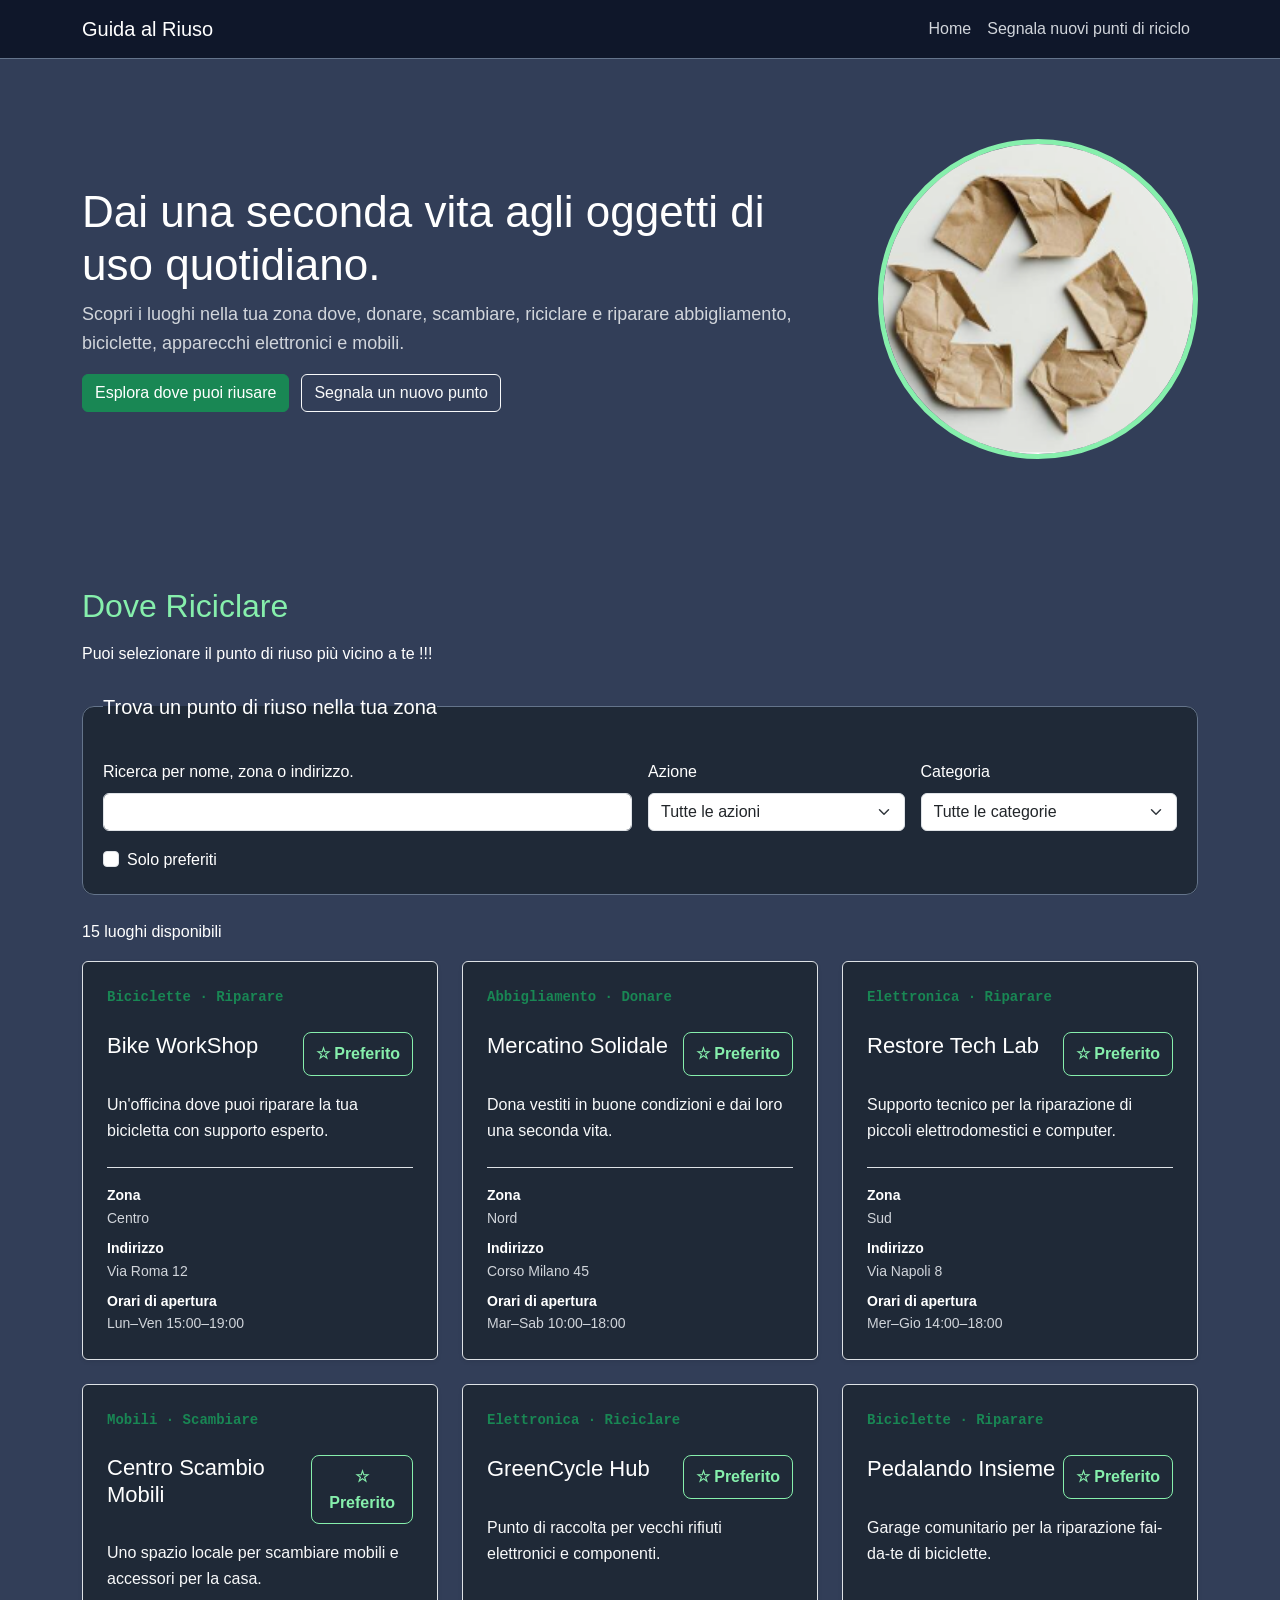
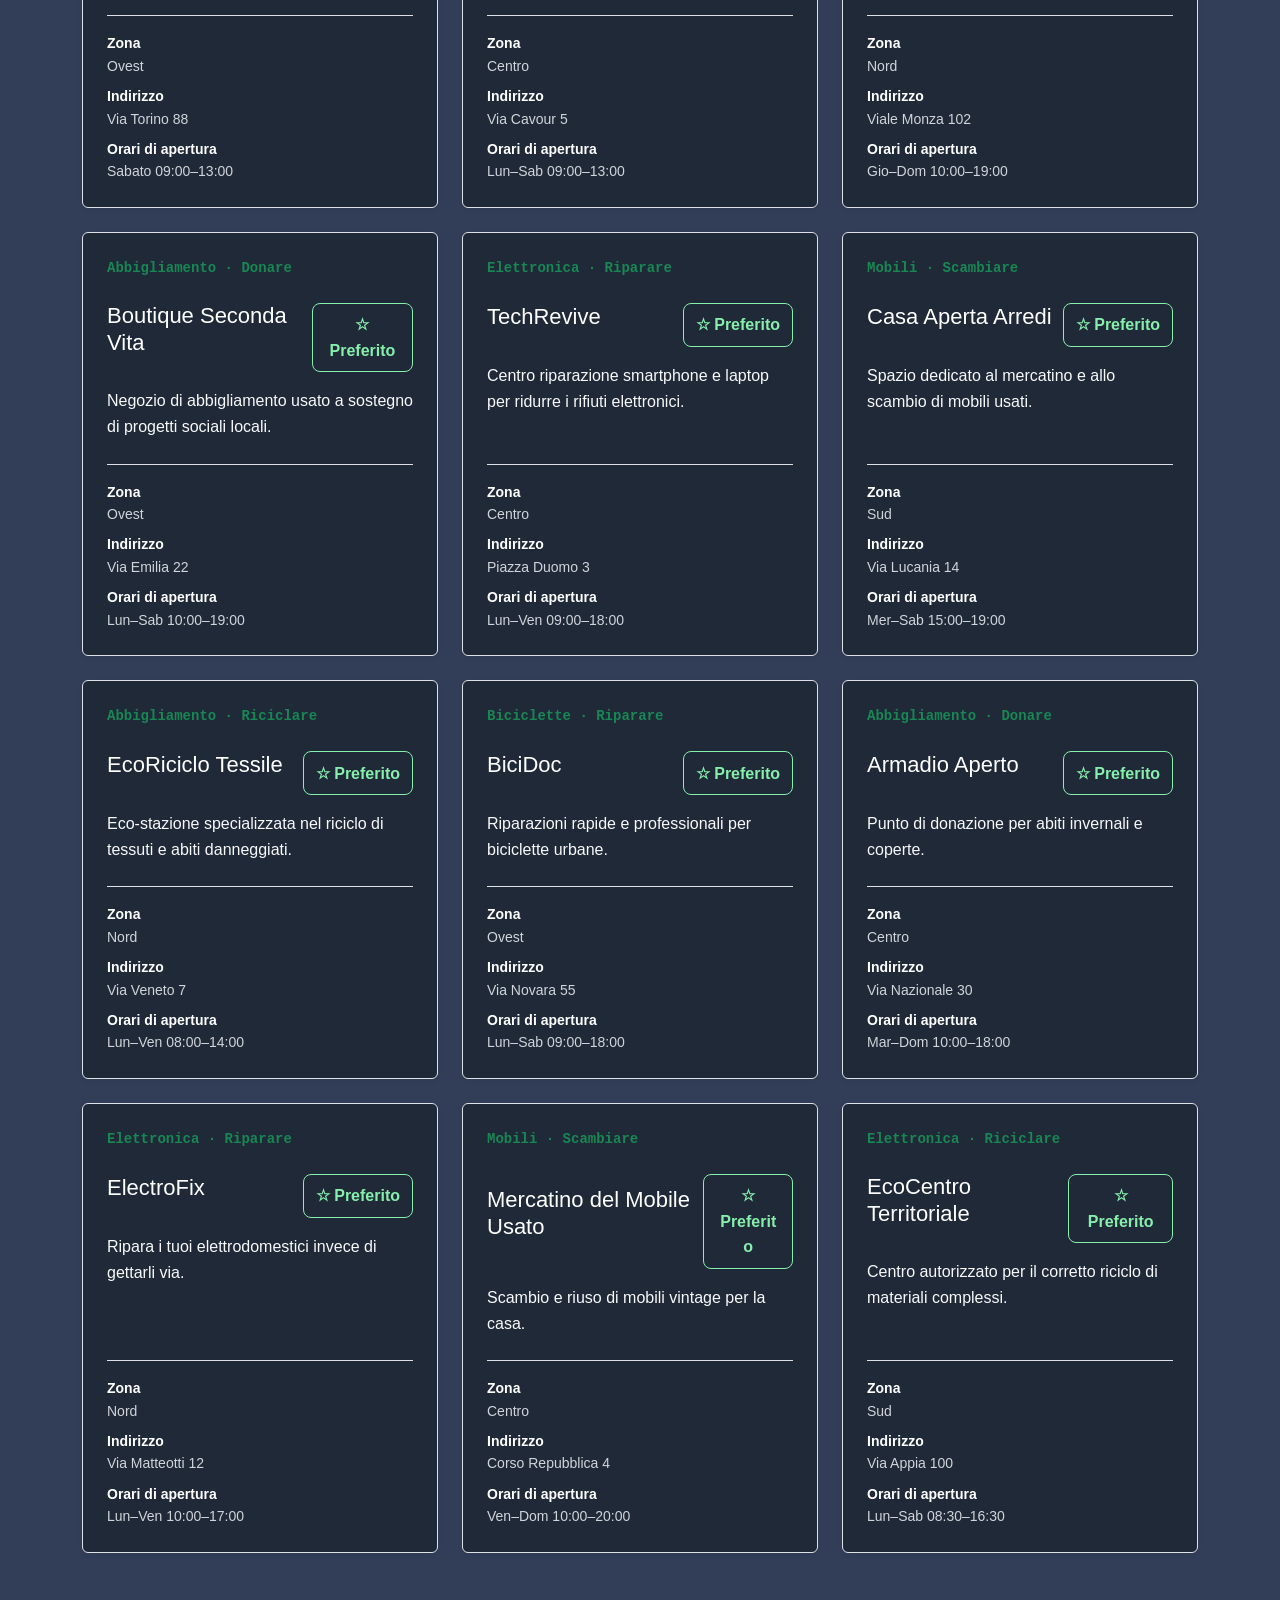
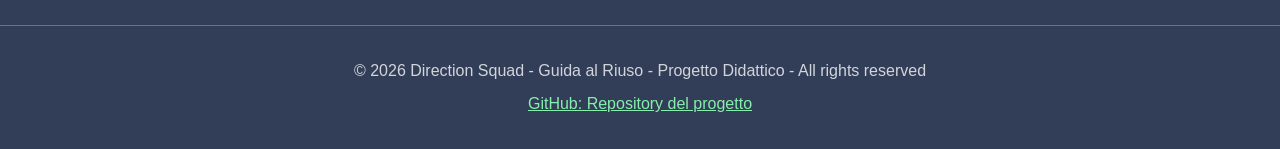
<file: index.html>
<!doctype html>
<html lang="en">
  <head>
    <meta charset="UTF-8" />
    <meta name="viewport" content="width=device-width, initial-scale=1.0" />

    <title>Guida al Riuso</title>

    <!-- Meta tags OpenGraph for SEO -->
    <meta property="og:title" content="Guide to reusing | Find local places" />
    <meta
      property="og:description"
      content="Learn how to extend the life of your clothing items and reduce waste."
    />
    <meta property="og:image" content="./img/ReuseClothing.png" />
    <meta property="og:type" content="website" />

    <link rel="icon" type="image/x-icon" href="./favicon.ico" />

    <!-- Bootstrap -->
    <link
      href="https://cdn.jsdelivr.net/npm/bootstrap@5.3.7/dist/css/bootstrap.min.css"
      rel="stylesheet"
    />

    <!-- CSS style -->
    <link rel="stylesheet" href="css/style.css" />
  </head>
  <body>
    <!-- Navbar -->
    <a class="skip-link" href="#main-content">Skip to main content</a>
    <header class="sticky-top">
      <nav class="navbar navbar-expand-lg navbar-dark custom-navbar">
        <div class="container">
          <a class="navbar-brand" href="#about"> Guida al Riuso </a>
          <button
            class="navbar-toggler"
            type="button"
            data-bs-toggle="collapse"
            data-bs-target="#menu"
            aria-controls="menu"
            aria-expanded="false"
            aria-label="Toggle navigation"
          >
            <span class="navbar-toggler-icon"></span>
          </button>

          <div class="collapse navbar-collapse" id="menu">
            <ul class="navbar-nav ms-auto">
              <li class="nav-item">
                <a class="nav-link" href="index.html">Home</a>
              </li>
              <li class="nav-item">
                <a class="nav-link" href="localPointForm.html"
                  >Segnala nuovi punti di riciclo</a
                >
              </li>
            </ul>
          </div>
        </div>
      </nav>
    </header>

    <main id="main-content" tabindex="-1">
      <!-- HERO -->
      <section class="hero" aria-labelledby="hero-title">
        <div class="container hero-container">
          <div class="hero-text">
            <h1 id="hero-title">
              Dai una seconda vita agli oggetti di uso quotidiano.
            </h1>
            <p>
              Scopri i luoghi nella tua zona dove, donare, scambiare, riciclare
              e riparare abbigliamento, biciclette, apparecchi elettronici e
              mobili.
            </p>
            <div class="hero-actions">
              <a href="#local-points" class="btn btn-success"
                >Esplora dove puoi riusare</a
              >
              <a href="localPointForm.html" class="btn btn-outline-light"
                >Segnala un nuovo punto</a
              >
            </div>
          </div>
          <div class="hero-image">
            <img
              src="./img/ReuseClothing.png"
              alt=""
              width="320"
              height="320"
            />
          </div>
        </div>
      </section>

      <section
        class="section-spacing"
        id="local-points"
        aria-labelledby="points-title"
      >
        <div class="container">
          <h2 id="points-title">Dove Riciclare</h2>
          <p id="preview-note">
            Puoi selezionare il punto di riuso più vicino a te !!!
          </p>

          <fieldset
            id="point-filters"
            class="filter-panel"
            aria-describedby="preview-note"
          >
            <legend>Trova un punto di riuso nella tua zona</legend>
            <div class="row g-3">
              <div class="col-12 col-md-6">
                <label for="search" class="form-label"
                  >Ricerca per nome, zona o indirizzo.</label
                >
                <input
                  type="search"
                  id="search"
                  name="search"
                  class="form-control"
                />
              </div>
              <div class="col-12 col-md-3">
                <label for="action-filter" class="form-label">Azione</label>
                <select id="action-filter" name="action" class="form-select">
                  <option value="">Tutte le azioni</option>
                  <option value="donate">Donare</option>
                  <option value="exchange">Scambiare</option>
                  <option value="recycle">Riciclare</option>
                  <option value="repair">Riparare</option>
                </select>
              </div>
              <div class="col-12 col-md-3">
                <label for="category-filter" class="form-label"
                  >Categoria</label
                >
                <select
                  id="category-filter"
                  name="category"
                  class="form-select"
                >
                  <option value="">Tutte le categorie</option>
                  <option value="bicycles">Biciclette</option>
                  <option value="clothing">Abbigliamento</option>
                  <option value="electronics">Elettronica</option>
                  <option value="furniture">Mobili</option>
                </select>
              </div>
              <!-- app.js enables this filter after initializing favorites. -->
              <div id="favorites-filter-group" class="col-12">
                <div class="form-check">
                  <input class="form-check-input" type="checkbox" id="favorites-only" name="favoritesOnly" disabled>
                  <label class="form-check-label" for="favorites-only">Solo preferiti</label>
                </div>
              </div>
            </div>
          </fieldset>
          <p id="results-status" class="results-status" role="status">
            Punti di riciclo
          </p>

          <div
            id="local-points-grid"
            class="row row-cols-1 row-cols-md-2 row-cols-lg-3 g-4 mb-4"
          ></div>

          <!-- Clone this template into each card and set data-point-id and aria-pressed. -->
          <template id="favorite-button-template">
            <div class="favorite-control">
              <button class="favorite-button" type="button" aria-pressed="false">
                <span class="favorite-button__off" aria-hidden="true">☆</span>
                <span class="favorite-button__on" aria-hidden="true">★</span>
                Preferito
              </button>
              <span class="favorite-state">Nei preferiti</span>
            </div>
          </template>

          <p id="favorites-status" class="visually-hidden" role="status"></p>
          <p id="favorites-empty-state" hidden>Non hai ancora salvato preferiti.</p>

          <p id="empty-state" hidden>
            Nessun luogo corrisponde alla tua ricerca. Prova un'altra azione o
            categoria.
          </p>
        </div>
      </section>
    </main>

    <!-- FOOTER -->
    <footer class="site-footer">
      <div class="container">
        <p>
          © 2026 Direction Squad - Guida al Riuso - Progetto Didattico - All
          rights reserved
        </p>
        <a href="https://github.com/GiuliaSenes/Direction-Squad"
          >GitHub: Repository del progetto</a
        >
      </div>
    </footer>
    <script src="https://cdn.jsdelivr.net/npm/bootstrap@5.3.7/dist/js/bootstrap.bundle.min.js"></script>

    <script src="js/data.js"></script>
    <script src="js/app.js"></script>
  </body>
</html>
</file>
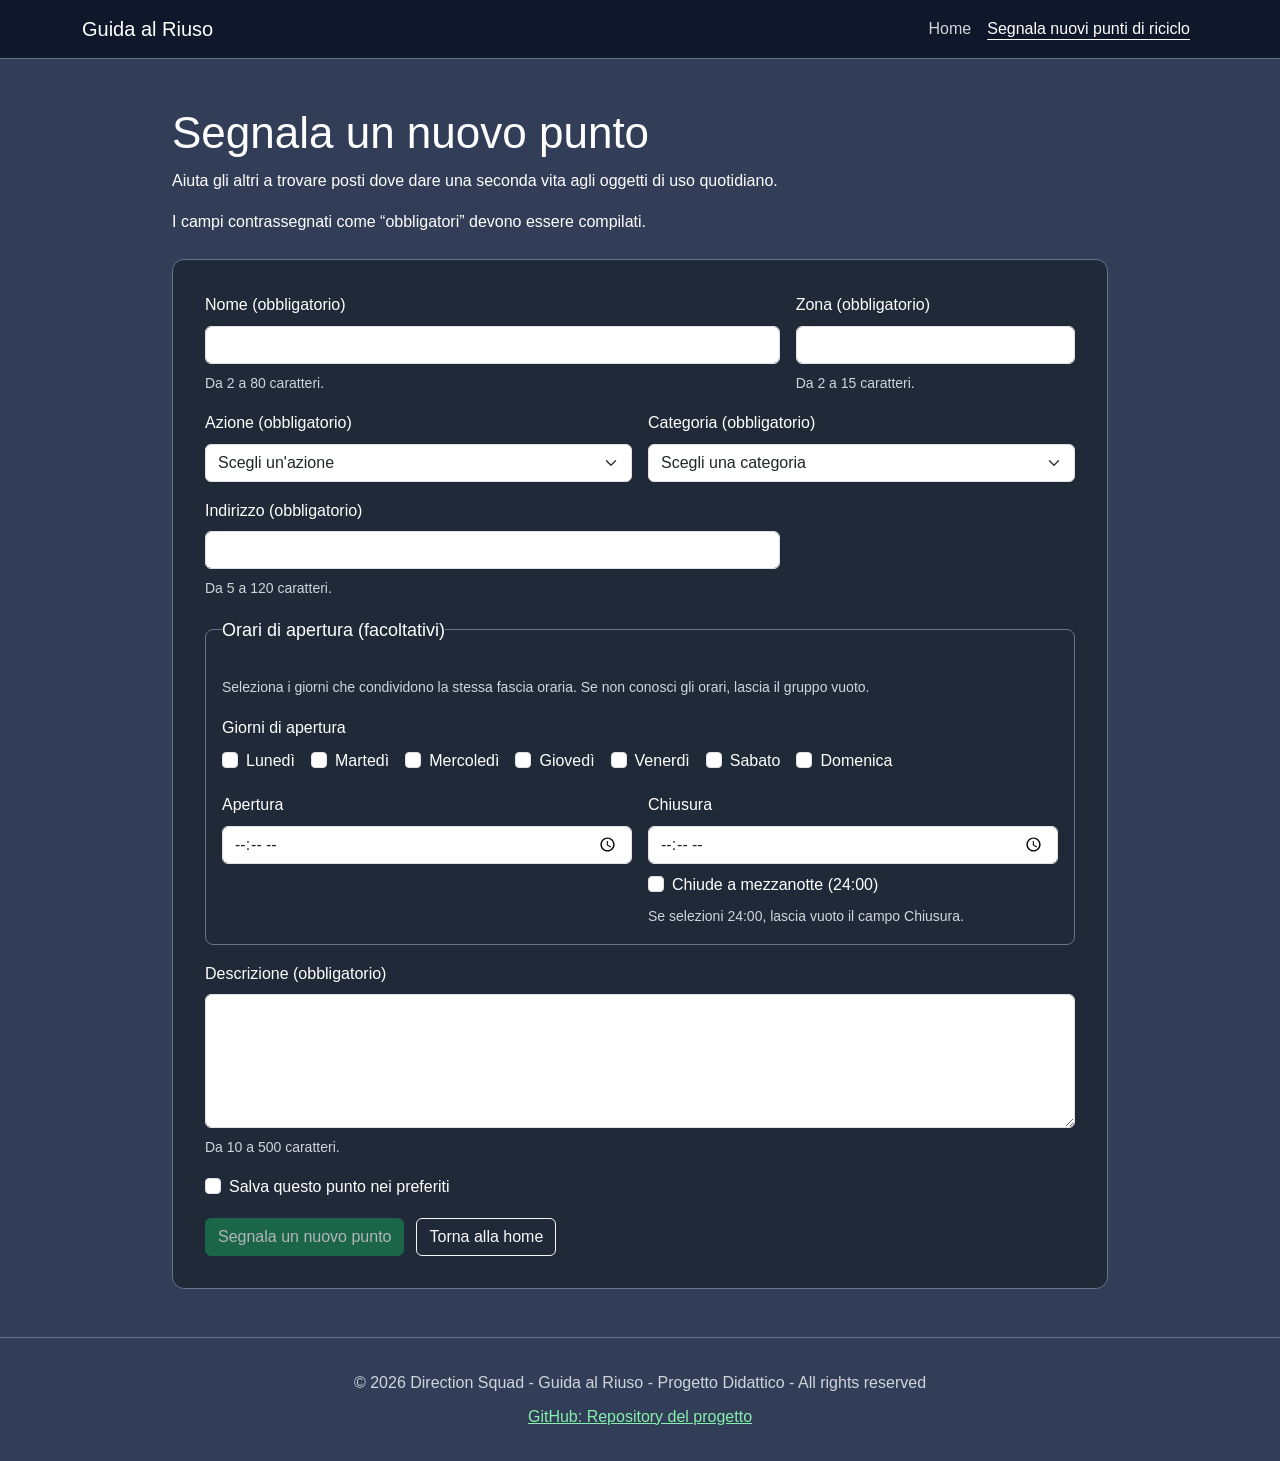
<file: localPointForm.html>
<!doctype html>
<html lang="en">
  <head>
    <meta charset="UTF-8" />
    <meta name="viewport" content="width=device-width, initial-scale=1.0" />

    <title>Guida al Riuso | Modulo per la segnalazione</title>

    <!-- Meta tags OpenGraph for SEO -->
    <meta property="og:title" content="Suggest a place | Guide to Reusing" />
    <meta
      property="og:description"
      content="Suggest a localplace where people can learn how to extend the life of your clothing items and reduce waste."
    />
    <meta property="og:image" content="./img/ReuseClothing.png" />
    <meta property="og:type" content="website" />

    <link rel="icon" type="image/x-icon" href="./favicon.ico" />

    <link
      href="https://cdn.jsdelivr.net/npm/bootstrap@5.3.7/dist/css/bootstrap.min.css"
      rel="stylesheet"
    />
    <link rel="stylesheet" href="css/style.css" />
  </head>

  <body>
    <!-- Navbar -->
    <a class="skip-link" href="#main-content">Skip to main content</a>
    <header class="sticky-top">
      <nav class="navbar navbar-expand-lg navbar-dark custom-navbar">
        <div class="container">
          <a class="navbar-brand" href="index.html">Guida al Riuso</a>

          <button
            class="navbar-toggler"
            type="button"
            data-bs-toggle="collapse"
            data-bs-target="#menu"
            aria-controls="menu"
            aria-expanded="false"
            aria-label="Toggle navigation"
          >
            <span class="navbar-toggler-icon"></span>
          </button>

          <div class="collapse navbar-collapse" id="menu">
            <ul class="navbar-nav ms-auto">
              <li class="nav-item">
                <a class="nav-link" href="index.html">Home</a>
              </li>
              <li class="nav-item">
                <a class="nav-link active" href="localPointForm.html"
                  >Segnala nuovi punti di riciclo</a
                >
              </li>
            </ul>
          </div>
        </div>
      </nav>
    </header>

    <!-- Main-->
    <main id="main-content" class="section-spacing" tabindex="-1">
      <div class="container form-container">
        <h1>Segnala un nuovo punto</h1>
        <p>
          Aiuta gli altri a trovare posti dove dare una seconda vita agli
          oggetti di uso quotidiano.
        </p>
        <p id="form-note">
          I campi contrassegnati come “obbligatori” devono essere compilati.
        </p>

        <!-- FORM -->
        <form id="contact-form" class="form-panel" aria-describedby="form-note">
          <div class="row g-3">
            <div class="col-12 col-md-8">
              <label for="name" class="form-label">Nome (obbligatorio)</label>
              <input
                type="text"
                id="name"
                name="name"
                class="form-control"
                aria-describedby="name-help name-error"
                minlength="2"
                maxlength="80"
                pattern=".*\S.*"
                required
              />
              <p id="name-help" class="field-help">Da 2 a 80 caratteri.</p>
              <p id="name-error" class="field-error" hidden>
                Nome: inserisci da 2 a 80 caratteri, senza contare gli spazi
                iniziali e finali.
              </p>
            </div>
            <div class="col-12 col-md-4">
              <label for="zone" class="form-label">Zona (obbligatorio)</label>
              <input
                type="text"
                id="zone"
                name="zone"
                class="form-control"
                aria-describedby="zone-help zone-error"
                minlength="2"
                maxlength="15"
                pattern=".*\S.*"
                required
              />
              <p id="zone-help" class="field-help">Da 2 a 15 caratteri.</p>
              <p id="zone-error" class="field-error" hidden>
                Zona: inserisci da 2 a 15 caratteri, senza contare gli spazi
                iniziali e finali.
              </p>
            </div>
            <div class="col-12 col-md-6">
              <label for="action" class="form-label"
                >Azione (obbligatorio)</label
              >
              <select
                id="action"
                name="action"
                class="form-select"
                required
                aria-describedby="action-error"
              >
                <option value="" selected disabled>Scegli un'azione</option>
                <option value="donate">Donare</option>
                <option value="exchange">Scambiare</option>
                <option value="recycle">Riciclare</option>
                <option value="repair">Riparare</option>
              </select>
              <p id="action-error" class="field-error" hidden>
                Scegli un’azione.
              </p>
            </div>
            <div class="col-12 col-md-6">
              <label for="category" class="form-label"
                >Categoria (obbligatorio)</label
              >
              <select
                id="category"
                name="category"
                class="form-select"
                aria-describedby="category-error"
                required
              >
                <option value="" selected disabled>Scegli una categoria</option>
                <option value="bicycles">Biciclette</option>
                <option value="clothing">Abbigliamento</option>
                <option value="electronics">Elettronica</option>
                <option value="furniture">Mobili</option>
              </select>
              <p id="category-error" class="field-error" hidden>
                Scegli una categoria.
              </p>
            </div>
            <div class="col-12 col-md-8">
              <label for="address" class="form-label"
                >Indirizzo (obbligatorio)</label
              >
              <input
                type="text"
                id="address"
                name="address"
                class="form-control"
                aria-describedby="address-help address-error"
                minlength="5"
                maxlength="120"
                pattern=".*\S.*"
                required
              />
              <p id="address-help" class="field-help">Da 5 a 120 caratteri.</p>
              <p id="address-error" class="field-error" hidden>
                Indirizzo: inserisci da 5 a 120 caratteri, senza contare gli
                spazi iniziali e finali.
              </p>
            </div>
            <div class="col-12">
              <fieldset class="hours-panel" aria-describedby="hours-help">
                <legend>Orari di apertura (facoltativi)</legend>
                <p id="hours-help" class="field-help mb-3">
                  Seleziona i giorni che condividono la stessa fascia oraria. Se
                  non conosci gli orari, lascia il gruppo vuoto.
                </p>
                <fieldset class="mb-3">
                  <legend class="hours-days-title">Giorni di apertura</legend>
                  <div class="hours-days">
                    <div class="form-check">
                      <input
                        class="form-check-input"
                        type="checkbox"
                        id="hours-monday"
                        name="openingDays"
                        value="monday"
                        aria-describedby="hours-days-error"
                      />
                      <label class="form-check-label" for="hours-monday"
                        >Lunedì</label
                      >
                    </div>
                    <div class="form-check">
                      <input
                        class="form-check-input"
                        type="checkbox"
                        id="hours-tuesday"
                        name="openingDays"
                        value="tuesday"
                        aria-describedby="hours-days-error"
                      />
                      <label class="form-check-label" for="hours-tuesday"
                        >Martedì</label
                      >
                    </div>
                    <div class="form-check">
                      <input
                        class="form-check-input"
                        type="checkbox"
                        id="hours-wednesday"
                        name="openingDays"
                        value="wednesday"
                        aria-describedby="hours-days-error"
                      />
                      <label class="form-check-label" for="hours-wednesday"
                        >Mercoledì</label
                      >
                    </div>
                    <div class="form-check">
                      <input
                        class="form-check-input"
                        type="checkbox"
                        id="hours-thursday"
                        name="openingDays"
                        value="thursday"
                        aria-describedby="hours-days-error"
                      />
                      <label class="form-check-label" for="hours-thursday"
                        >Giovedì</label
                      >
                    </div>
                    <div class="form-check">
                      <input
                        class="form-check-input"
                        type="checkbox"
                        id="hours-friday"
                        name="openingDays"
                        value="friday"
                        aria-describedby="hours-days-error"
                      />
                      <label class="form-check-label" for="hours-friday"
                        >Venerdì</label
                      >
                    </div>
                    <div class="form-check">
                      <input
                        class="form-check-input"
                        type="checkbox"
                        id="hours-saturday"
                        name="openingDays"
                        value="saturday"
                        aria-describedby="hours-days-error"
                      />
                      <label class="form-check-label" for="hours-saturday"
                        >Sabato</label
                      >
                    </div>
                    <div class="form-check">
                      <input
                        class="form-check-input"
                        type="checkbox"
                        id="hours-sunday"
                        name="openingDays"
                        value="sunday"
                        aria-describedby="hours-days-error"
                      />
                      <label class="form-check-label" for="hours-sunday"
                        >Domenica</label
                      >
                    </div>
                  </div>
                  <p id="hours-days-error" class="field-error" hidden>
                    Seleziona almeno un giorno.
                  </p>
                </fieldset>
                <div class="row g-3">
                  <div class="col-12 col-sm-6">
                    <label for="opening-time" class="form-label"
                      >Apertura</label
                    >
                    <input
                      class="form-control"
                      type="time"
                      id="opening-time"
                      name="openingTime"
                      min="00:00"
                      max="23:59"
                      step="60"
                      aria-describedby="opening-time-error"
                    />
                    <p id="opening-time-error" class="field-error" hidden>
                      Indica l’ora di apertura.
                    </p>
                  </div>
                  <div class="col-12 col-sm-6">
                    <label for="closing-time" class="form-label"
                      >Chiusura</label
                    >
                    <input
                      class="form-control"
                      type="time"
                      id="closing-time"
                      name="closingTime"
                      min="00:00"
                      max="23:59"
                      step="60"
                      aria-describedby="closing-time-help closing-time-error"
                    />
                    <div class="form-check mt-2">
                      <input
                        class="form-check-input"
                        type="checkbox"
                        id="closes-at-midnight"
                        name="closesAtMidnight"
                        aria-describedby="closing-time-help"
                      />
                      <label class="form-check-label" for="closes-at-midnight"
                        >Chiude a mezzanotte (24:00)</label
                      >
                    </div>
                    <p id="closing-time-help" class="field-help">
                      Se selezioni 24:00, lascia vuoto il campo Chiusura.
                    </p>
                    <p id="closing-time-error" class="field-error" hidden>
                      Indica una chiusura successiva all’apertura oppure
                      seleziona 24:00.
                    </p>
                  </div>
                </div>
                <!-- form.js fills this value from the selected days and times before saving. -->
                <input
                  type="hidden"
                  id="openingHours"
                  name="openingHours"
                  value=""
                />
              </fieldset>
            </div>
            <div class="col-12">
              <label for="description" class="form-label"
                >Descrizione (obbligatorio)</label
              >
              <textarea
                id="description"
                name="description"
                class="form-control"
                rows="5"
                aria-describedby="description-help description-error"
                minlength="10"
                maxlength="500"
                required
              ></textarea>
              <p id="description-help" class="field-help">
                Da 10 a 500 caratteri.
              </p>
              <p id="description-error" class="field-error" hidden>
                Descrizione: inserisci da 10 a 500 caratteri, senza contare gli
                spazi iniziali e finali.
              </p>
            </div>
            <div class="col-12">
              <div class="form-check">
                <input
                  class="form-check-input"
                  type="checkbox"
                  id="save-as-favorite"
                  name="saveAsFavorite"
                />
                <label class="form-check-label" for="save-as-favorite">
                  Salva questo punto nei preferiti
                </label>
              </div>
            </div>
            <div class="col-12 form-actions">
              <button
                id="submit-place"
                type="submit"
                class="btn btn-success"
                aria-describedby="form-note"
              >
                Segnala un nuovo punto
              </button>
              <a href="index.html#local-points" class="btn btn-outline-light"
                >Torna alla home</a
              >
            </div>
          </div>
          <p id="form-status" class="form-status" role="status"></p>
        </form>
      </div>
    </main>

    <!-- Footer -->
    <footer class="site-footer">
      <div class="container">
        <p>
          © 2026 Direction Squad - Guida al Riuso - Progetto Didattico - All
          rights reserved
        </p>
        <a href="https://github.com/GiuliaSenes/Direction-Squad"
          >GitHub: Repository del progetto</a
        >
      </div>
    </footer>
    <script src="https://cdn.jsdelivr.net/npm/bootstrap@5.3.7/dist/js/bootstrap.bundle.min.js"></script>
    <script src="js/form.js"></script>
  </body>
</html>
</file>
<file: css/style.css>
/* Bootstrap supplies the reset, form controls and utility classes. */
:root {
  --page-background: #323e58;
  --panel-background: #1f2937;
  --nav-background: #0f172a;
  --text-color: #ffffff;
  --muted-color: #d1d5db;
  --accent-color: #86efac;
  --border-color: #64748b;
}

body {
  margin: 0;
  font-family: "Segoe UI", sans-serif;
  background: var(--page-background);
  color: var(--text-color);
  line-height: 1.6;
  overflow-wrap: anywhere;
}

a { 
  color: var(--accent-color); 
}

a:hover { 
  color: #bbf7d0; 
}
/* A visible keyboard indicator on both light controls and dark panels. */
a:focus-visible,
button:focus-visible,
input:focus-visible,
select:focus-visible,
textarea:focus-visible {
  outline: 3px solid #facc15;
  outline-offset: 3px;
  box-shadow: 0 0 0 3px #0f172a;
}

.skip-link {
  position: absolute;
  left: 1rem;
  top: -10rem;
  z-index: 1100;
  padding: .75rem 1rem;
  background: var(--nav-background);
}

.skip-link:focus { 
  top: 1rem; 
}

.custom-navbar {
  background: var(--nav-background);
  border-bottom: 1px solid var(--border-color);
}

.custom-navbar .navbar-brand { 
  white-space: normal; 
}

.custom-navbar .nav-link { 
  color: #d1d5db; 
}

.custom-navbar .nav-link:hover,
.custom-navbar .nav-link.active { 
  color: #ffffff; 
}

.custom-navbar .nav-link.active {
   text-decoration: underline; 
   text-underline-offset: .3em; 
}

h1, h2, h3 { 
  line-height: 1.2; 
}

h1 { 
  font-size: 2rem;
}

h2 { 
  color: var(--accent-color); 
  margin-bottom: 1rem; 
}

/* Mobile first: stacked content, then two columns on larger screens. */
.hero { 
  padding: 3rem 0; 
}

.hero-container {
  display: flex;
  flex-direction: column;
  align-items: center;
  gap: 2rem;
  text-align: center;
}

.hero-text, .hero-image { 
  min-width: 0; 
}

.hero-text p { 
  font-size: 1.125rem; 
  color: var(--muted-color); 
}

.hero-actions, .form-actions { 
  display: flex; 
  flex-wrap: wrap; 
  gap: .75rem; 
}

.hero-actions { 
  justify-content: center; 
}

.hero-image { 
  width: 100%; 
  max-width: 320px; 
}

.hero-image img {
  display: block;
  width: 100%;
  height: auto;
  aspect-ratio: 1;
  object-fit: cover;
  border-radius: 50%;
  border: 5px solid var(--accent-color);
}

.section-spacing { 
  padding: 3rem 0; 
}

.localPoint-card, .filter-panel, .form-panel {
  background: var(--panel-background);
  border: 1px solid var(--border-color);
  border-radius: .75rem;
  padding: 1.25rem;
  min-width: 0;
}

.localPoint-card h3 { 
  font-size: 1.375rem; 
  margin-bottom: 1rem; 
}

.point-category { 
  color: var(--accent-color); 
  font-weight: 600; 
}

.point-details {
   margin-bottom: 0; 
}

.point-details dt { 
  font-weight: 600; 
}

.point-details dd { 
  margin-bottom: .75rem; 
  color: var(--muted-color); 
}

.point-details dd:last-child { 
  margin-bottom: 0; 
}

.filter-panel { 
  margin-top: 1.5rem; 
}

.filter-panel legend { 
  float: none; 
  width: auto; 
  font-size: 1.25rem; 
  margin-bottom: 1rem; 
}

.results-status { 
  margin: 1.5rem 0 1rem; 
}

.form-container { 
  max-width: 960px; 
}

.form-panel { 
  margin-top: 1.5rem; 
}

.field-help { 
  color: var(--muted-color); 
  font-size: .875rem; 
  margin: .5rem 0 0; 
}

.site-footer { 
  border-top: 1px solid var(--border-color); 
  padding: 2rem 0; 
  text-align: center; 
  color: var(--muted-color); 
}

.site-footer p { 
  margin-bottom: .5rem; 
}

/* Form feedback */
.field-error {
  margin: .375rem 0 0;
  color: #fecaca;
  font-size: .875rem;
  font-weight: 600;
}

.form-panel [aria-invalid="true"] {
  border-color: #dc2626;
}

.form-status {
  margin: 0;
}

.form-status:not(:empty) {
  margin-top: 1rem;
  padding: .75rem 1rem;
  border-radius: .5rem;
  background: #dcfce7;
  color: #14532d;
  font-weight: 600;
}

.form-status[data-state="error"]:not(:empty) {
  background: #fee2e2;
  color: #7f1d1d;
}

/* Favorites */
.favorite-control {
  display: flex;
  flex-wrap: wrap;
  align-items: center;
  gap: .5rem;
  margin-top: 1rem;
}

.favorite-state {
  display: none;
  color: var(--accent-color);
  font-size: .875rem;
  font-weight: 600;
}

.favorite-button[aria-pressed="true"] + .favorite-state {
  display: inline;
}

.favorite-button {
  min-height: 44px;
  padding: .5rem .75rem;
  border: 1px solid var(--accent-color);
  border-radius: .5rem;
  background: transparent;
  color: var(--accent-color);
  font-weight: 600;
}

.favorite-button:hover {
  background: #14532d;
  color: #ffffff;
}

.favorite-button__on,
.favorite-button[aria-pressed="true"] .favorite-button__off {
  display: none;
}

.favorite-button[aria-pressed="true"] {
  background: var(--accent-color);
  color: #0f172a;
}

.favorite-button[aria-pressed="true"] .favorite-button__on {
  display: inline;
}

/* Opening hours */
.hours-panel {
  min-width: 0;
  padding: 1rem;
  border: 1px solid var(--border-color);
  border-radius: .5rem;
}

.hours-panel legend {
  float: none;
  width: auto;
  margin-bottom: .5rem;
  font-size: 1.125rem;
}

.hours-panel .hours-days-title {
  font-size: 1rem;
}

.hours-days {
  display: flex;
  flex-wrap: wrap;
  gap: .25rem 1rem;
}

@media (min-width: 768px) {
  h1 { 
    font-size: 2.75rem; 
  }
  
  .form-panel { 
    padding: 2rem; 
  }
}
@media (min-width: 992px) {
  .hero { 
    padding: 5rem 0; 
  }

  .hero-container { 
    flex-direction: row; 
    text-align: left; 
    gap: 3rem; 
  }

  .hero-text { 
    flex: 1; 
  }

  .hero-image { 
    flex: 0 1 320px; 
  }

  .hero-actions { 
    justify-content: flex-start; 
  }

}
</file>
